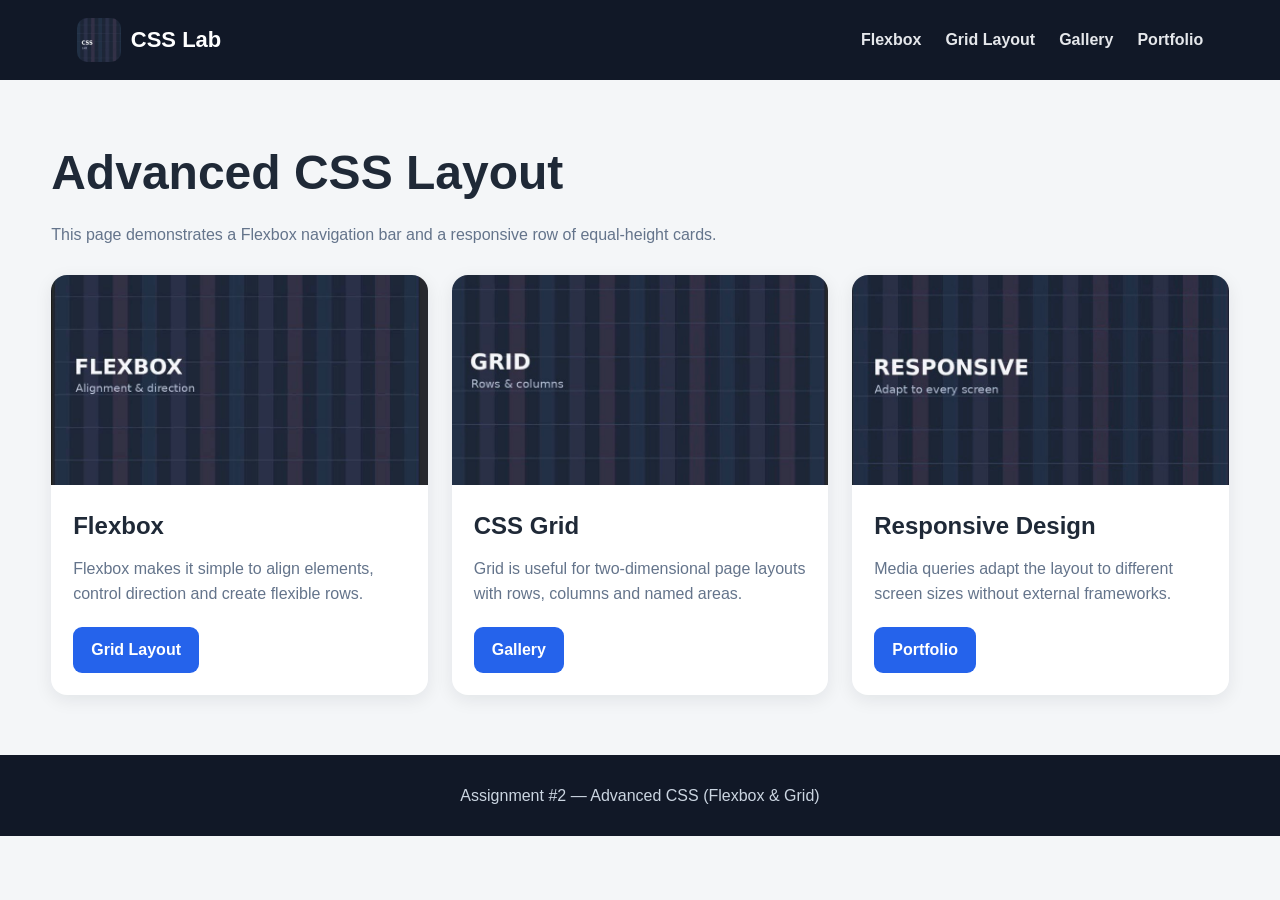
<file: index.html>
<!DOCTYPE html>
<html lang="en">
<head>
    <meta charset="UTF-8">
    <meta name="viewport" content="width=device-width, initial-scale=1.0">
    <title>Advanced CSS | Flexbox</title>
    <link rel="stylesheet" href="css/style.css">
</head>
<body>

<header class="navbar">
    <a class="logo" href="index.html">
        <img src="images/logo.png" alt="CSS Lab logo">
        <span>CSS Lab</span>
    </a>

    <nav>
        <ul class="nav-links">
            <li><a href="index.html">Flexbox</a></li>
            <li><a href="layout.html">Grid Layout</a></li>
            <li><a href="gallery.html">Gallery</a></li>
            <li><a href="portfolio.html">Portfolio</a></li>
        </ul>
    </nav>
</header>

<main class="page">
    <section class="page-title">
        <h1>Advanced CSS Layout</h1>
        <p>This page demonstrates a Flexbox navigation bar and a responsive row of equal-height cards.</p>
    </section>

    <section class="card-row">
        <article class="card">
            <img src="images/card1.jpg" alt="Flexbox">
            <div class="card-content">
                <h2>Flexbox</h2>
                <p>Flexbox makes it simple to align elements, control direction and create flexible rows.</p>
                <a class="btn" href="layout.html">Grid Layout</a>
            </div>
        </article>

        <article class="card">
            <img src="images/card2.jpg" alt="CSS Grid">
            <div class="card-content">
                <h2>CSS Grid</h2>
                <p>Grid is useful for two-dimensional page layouts with rows, columns and named areas.</p>
                <a class="btn" href="gallery.html">Gallery</a>
            </div>
        </article>

        <article class="card">
            <img src="images/card3.jpg" alt="Responsive design">
            <div class="card-content">
                <h2>Responsive Design</h2>
                <p>Media queries adapt the layout to different screen sizes without external frameworks.</p>
                <a class="btn" href="portfolio.html">Portfolio</a>
            </div>
        </article>
    </section>
</main>

<footer>
    <p>Assignment #2 — Advanced CSS (Flexbox &amp; Grid)</p>
</footer>

</body>
</html>
</file>
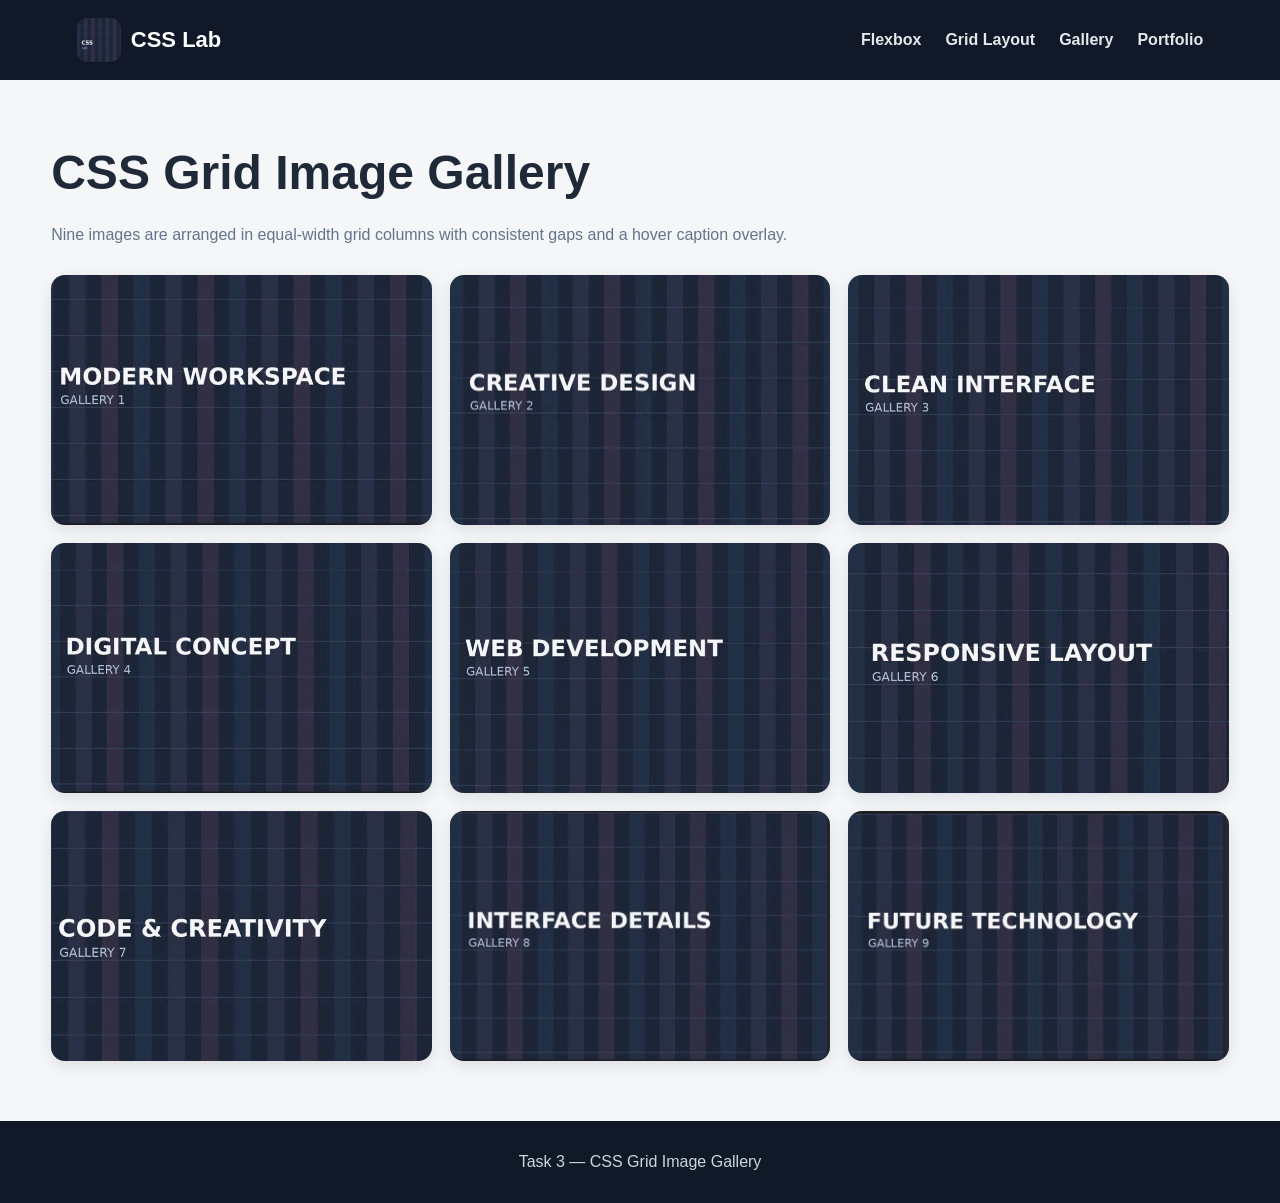
<file: gallery.html>
<!DOCTYPE html>
<html lang="en">
<head>
    <meta charset="UTF-8">
    <meta name="viewport" content="width=device-width, initial-scale=1.0">
    <title>Image Gallery | CSS Lab</title>
    <link rel="stylesheet" href="css/style.css">
</head>
<body>

<header class="navbar">
    <a class="logo" href="index.html">
        <img src="images/logo.png" alt="CSS Lab logo">
        <span>CSS Lab</span>
    </a>

    <nav>
        <ul class="nav-links">
            <li><a href="index.html">Flexbox</a></li>
            <li><a href="layout.html">Grid Layout</a></li>
            <li><a href="gallery.html">Gallery</a></li>
            <li><a href="portfolio.html">Portfolio</a></li>
        </ul>
    </nav>
</header>

<main class="page">
    <section class="page-title">
        <h1>CSS Grid Image Gallery</h1>
        <p>Nine images are arranged in equal-width grid columns with consistent gaps and a hover caption overlay.</p>
    </section>

    <section class="gallery">
        <figure class="gallery-item"><img src="images/g1.jpg" alt="Gallery image 1"><figcaption class="gallery-caption">Gallery image 1</figcaption></figure>
        <figure class="gallery-item"><img src="images/g2.jpg" alt="Gallery image 2"><figcaption class="gallery-caption">Gallery image 2</figcaption></figure>
        <figure class="gallery-item"><img src="images/g3.jpg" alt="Gallery image 3"><figcaption class="gallery-caption">Gallery image 3</figcaption></figure>
        <figure class="gallery-item"><img src="images/g4.jpg" alt="Gallery image 4"><figcaption class="gallery-caption">Gallery image 4</figcaption></figure>
        <figure class="gallery-item"><img src="images/g5.jpg" alt="Gallery image 5"><figcaption class="gallery-caption">Gallery image 5</figcaption></figure>
        <figure class="gallery-item"><img src="images/g6.jpg" alt="Gallery image 6"><figcaption class="gallery-caption">Gallery image 6</figcaption></figure>
        <figure class="gallery-item"><img src="images/g7.jpg" alt="Gallery image 7"><figcaption class="gallery-caption">Gallery image 7</figcaption></figure>
        <figure class="gallery-item"><img src="images/g8.jpg" alt="Gallery image 8"><figcaption class="gallery-caption">Gallery image 8</figcaption></figure>
        <figure class="gallery-item"><img src="images/g9.jpg" alt="Gallery image 9"><figcaption class="gallery-caption">Gallery image 9</figcaption></figure>
    </section>
</main>

<footer>
    <p>Task 3 — CSS Grid Image Gallery</p>
</footer>

</body>
</html>
</file>
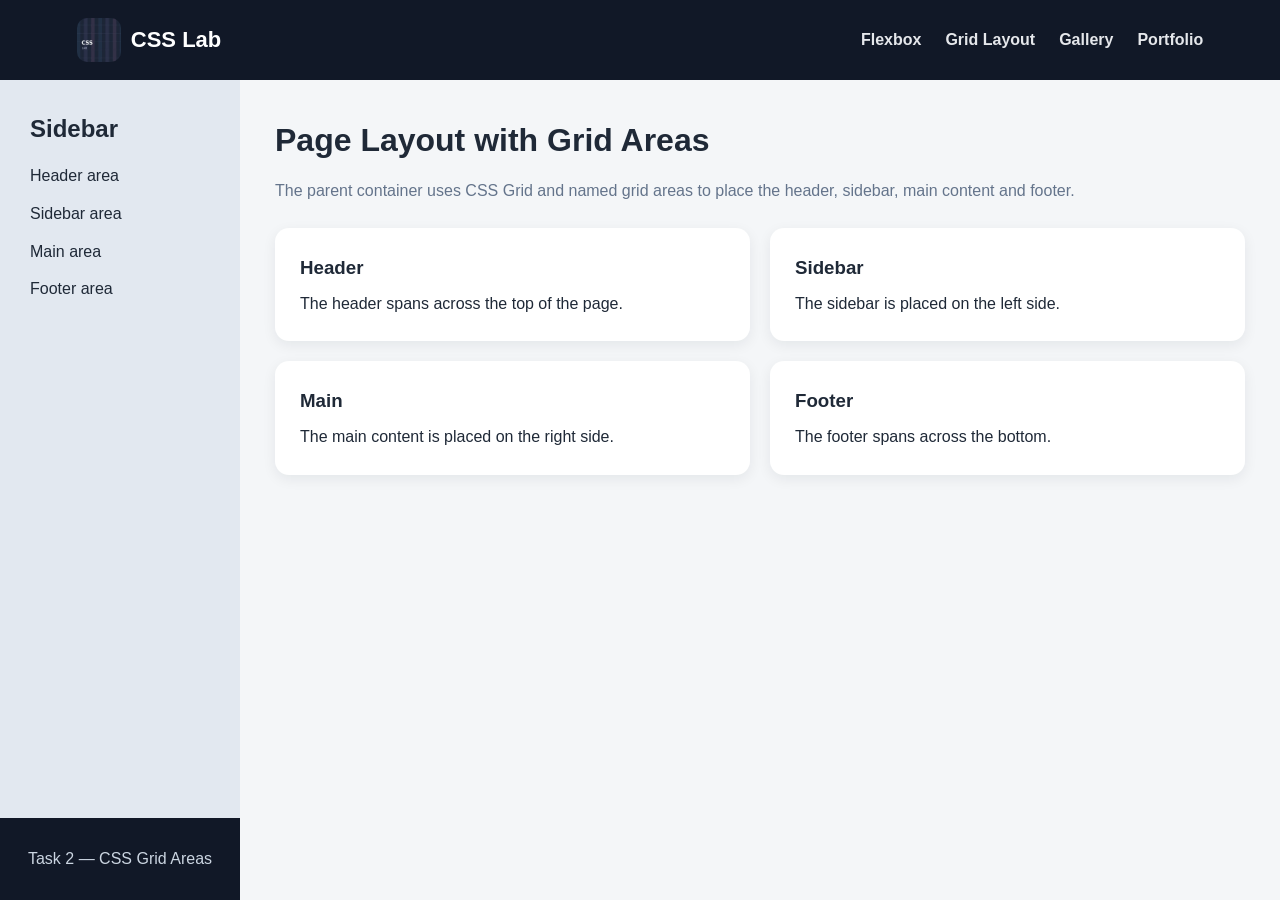
<file: layout.html>
<!DOCTYPE html>
<html lang="en">
<head>
    <meta charset="UTF-8">
    <meta name="viewport" content="width=device-width, initial-scale=1.0">
    <title>Grid Layout | CSS Lab</title>
    <link rel="stylesheet" href="css/style.css">
</head>
<body>

<div class="grid-layout">

    <div class="grid-header">
        <header class="navbar">
            <a class="logo" href="index.html">
                <img src="images/logo.png" alt="CSS Lab logo">
                <span>CSS Lab</span>
            </a>

            <nav>
                <ul class="nav-links">
                    <li><a href="index.html">Flexbox</a></li>
                    <li><a href="layout.html">Grid Layout</a></li>
                    <li><a href="gallery.html">Gallery</a></li>
                    <li><a href="portfolio.html">Portfolio</a></li>
                </ul>
            </nav>
        </header>
    </div>

    <aside class="grid-sidebar">
        <h2>Sidebar</h2>
        <ul>
            <li>Header area</li>
            <li>Sidebar area</li>
            <li>Main area</li>
            <li>Footer area</li>
        </ul>
    </aside>

    <main class="grid-main">
        <h1>Page Layout with Grid Areas</h1>
        <p>The parent container uses CSS Grid and named grid areas to place the header, sidebar, main content and footer.</p>

        <div class="content-boxes">
            <article class="content-box">
                <h3>Header</h3>
                <p>The header spans across the top of the page.</p>
            </article>

            <article class="content-box">
                <h3>Sidebar</h3>
                <p>The sidebar is placed on the left side.</p>
            </article>

            <article class="content-box">
                <h3>Main</h3>
                <p>The main content is placed on the right side.</p>
            </article>

            <article class="content-box">
                <h3>Footer</h3>
                <p>The footer spans across the bottom.</p>
            </article>
        </div>
    </main>

    <footer>
        <p>Task 2 — CSS Grid Areas</p>
    </footer>

</div>

</body>
</html>
</file>
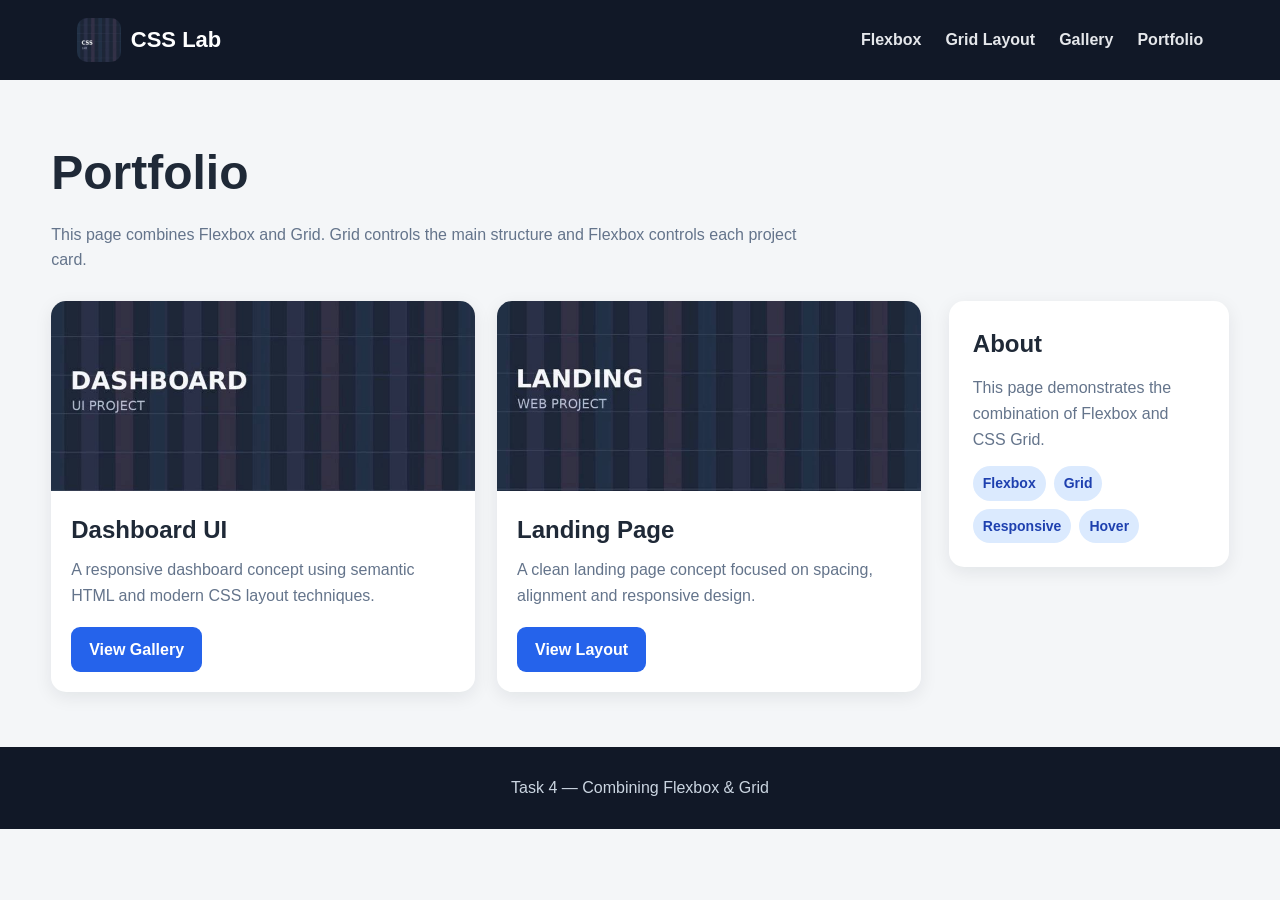
<file: portfolio.html>
<!DOCTYPE html>
<html lang="en">
<head>
    <meta charset="UTF-8">
    <meta name="viewport" content="width=device-width, initial-scale=1.0">
    <title>Portfolio | CSS Lab</title>
    <link rel="stylesheet" href="css/style.css">
</head>
<body>

<header class="navbar">
    <a class="logo" href="index.html">
        <img src="images/logo.png" alt="CSS Lab logo">
        <span>CSS Lab</span>
    </a>

    <nav>
        <ul class="nav-links">
            <li><a href="index.html">Flexbox</a></li>
            <li><a href="layout.html">Grid Layout</a></li>
            <li><a href="gallery.html">Gallery</a></li>
            <li><a href="portfolio.html">Portfolio</a></li>
        </ul>
    </nav>
</header>

<main class="page">
    <section class="page-title">
        <h1>Portfolio</h1>
        <p>This page combines Flexbox and Grid. Grid controls the main structure and Flexbox controls each project card.</p>
    </section>

    <section class="portfolio-main">

        <div class="projects">
            <article class="project-card">
                <img src="images/proj1.jpg" alt="Dashboard project">
                <div class="project-content">
                    <h2>Dashboard UI</h2>
                    <p>A responsive dashboard concept using semantic HTML and modern CSS layout techniques.</p>
                    <a class="btn" href="gallery.html">View Gallery</a>
                </div>
            </article>

            <article class="project-card">
                <img src="images/proj2.jpg" alt="Landing page project">
                <div class="project-content">
                    <h2>Landing Page</h2>
                    <p>A clean landing page concept focused on spacing, alignment and responsive design.</p>
                    <a class="btn" href="layout.html">View Layout</a>
                </div>
            </article>
        </div>

        <aside class="sidebar-card">
            <h2>About</h2>
            <p>This page demonstrates the combination of Flexbox and CSS Grid.</p>
            <ul class="skill-list">
                <li>Flexbox</li>
                <li>Grid</li>
                <li>Responsive</li>
                <li>Hover</li>
            </ul>
        </aside>

    </section>
</main>

<footer>
    <p>Task 4 — Combining Flexbox &amp; Grid</p>
</footer>

</body>
</html>
</file>
<file: css/style.css>
* {
    box-sizing: border-box;
    margin: 0;
    padding: 0;
}

body {
    font-family: Arial, Helvetica, sans-serif;
    background: #f4f6f8;
    color: #1f2937;
    line-height: 1.6;
}

a {
    text-decoration: none;
    color: inherit;
}

img {
    display: block;
    max-width: 100%;
}

.navbar {
    display: flex;
    align-items: center;
    justify-content: space-between;
    gap: 30px;
    padding: 18px 6%;
    background: #111827;
    color: white;
}

.logo {
    display: flex;
    align-items: center;
    gap: 10px;
    font-size: 22px;
    font-weight: 700;
}

.logo img {
    width: 44px;
    height: 44px;
    object-fit: cover;
    border-radius: 10px;
}

.nav-links {
    display: flex;
    align-items: center;
    gap: 24px;
    list-style: none;
    flex-wrap: wrap;
}

.nav-links a {
    color: #e5e7eb;
    font-weight: 600;
    transition: color 0.2s ease, transform 0.2s ease;
}

.nav-links a:hover {
    color: #60a5fa;
    transform: translateY(-2px);
}

.page {
    width: min(1180px, 92%);
    margin: 0 auto;
}

.page-title {
    padding: 55px 0 28px;
}

.page-title h1 {
    font-size: clamp(32px, 5vw, 48px);
    margin-bottom: 10px;
}

.page-title p {
    color: #64748b;
    max-width: 760px;
}

/* TASK 1 - FLEXBOX CARD ROW */
.card-row {
    display: flex;
    align-items: stretch;
    gap: 24px;
    margin-bottom: 60px;
}

.card {
    flex: 1 1 0;
    display: flex;
    flex-direction: column;
    background: white;
    border-radius: 16px;
    overflow: hidden;
    box-shadow: 0 5px 18px rgba(15, 23, 42, 0.08);
    transition: transform 0.25s ease, box-shadow 0.25s ease;
}

.card:hover {
    transform: translateY(-8px);
    box-shadow: 0 14px 30px rgba(15, 23, 42, 0.16);
}

.card > img {
    width: 100%;
    height: 210px;
    object-fit: cover;
}

.card-content {
    display: flex;
    flex-direction: column;
    flex: 1;
    padding: 22px;
}

.card-content h2 {
    margin-bottom: 10px;
}

.card-content p {
    color: #64748b;
    margin-bottom: 20px;
}

.btn {
    display: inline-flex;
    align-items: center;
    justify-content: center;
    align-self: flex-start;
    margin-top: auto;
    padding: 10px 18px;
    border-radius: 9px;
    background: #2563eb;
    color: white;
    font-weight: 700;
    border: 0;
    cursor: pointer;
    transition: background 0.2s ease, transform 0.2s ease;
}

.btn:hover {
    background: #1d4ed8;
    transform: translateY(-2px);
}

/* TASK 2 - GRID AREAS */
.grid-layout {
    min-height: 100vh;
    display: grid;
    grid-template-columns: 240px 1fr;
    grid-template-rows: auto 1fr auto;
    grid-template-areas:
        "header header"
        "sidebar main"
        "footer footer";
}

.grid-header {
    grid-area: header;
}

.grid-sidebar {
    grid-area: sidebar;
    padding: 30px;
    background: #e2e8f0;
}

.grid-sidebar h2 {
    margin-bottom: 15px;
}

.grid-sidebar ul {
    list-style: none;
}

.grid-sidebar li {
    margin-bottom: 12px;
}

.grid-main {
    grid-area: main;
    padding: 35px;
}

.grid-main h1 {
    margin-bottom: 12px;
}

.grid-main > p {
    color: #64748b;
    margin-bottom: 24px;
}

.content-boxes {
    display: grid;
    grid-template-columns: repeat(2, 1fr);
    gap: 20px;
}

.content-box {
    background: white;
    padding: 25px;
    border-radius: 14px;
    box-shadow: 0 4px 14px rgba(15, 23, 42, 0.07);
}

.content-box h3 {
    margin-bottom: 8px;
}

/* TASK 3 - IMAGE GALLERY */
.gallery {
    display: grid;
    grid-template-columns: repeat(3, 1fr);
    grid-auto-rows: 250px;
    gap: 18px;
    padding-bottom: 60px;
}

.gallery-item {
    position: relative;
    overflow: hidden;
    border-radius: 14px;
    background: #cbd5e1;
    box-shadow: 0 5px 16px rgba(15, 23, 42, 0.1);
}

.gallery-item img {
    width: 100%;
    height: 100%;
    object-fit: cover;
    transition: transform 0.35s ease;
}

.gallery-item:hover img {
    transform: scale(1.08);
}

.gallery-caption {
    position: absolute;
    left: 0;
    right: 0;
    bottom: 0;
    padding: 18px;
    color: white;
    font-weight: 700;
    background: linear-gradient(transparent, rgba(0, 0, 0, 0.8));
    transform: translateY(100%);
    transition: transform 0.3s ease;
}

.gallery-item:hover .gallery-caption {
    transform: translateY(0);
}

/* TASK 4 - PORTFOLIO */
.portfolio-main {
    display: grid;
    grid-template-columns: minmax(0, 1fr) 280px;
    gap: 28px;
    padding-bottom: 55px;
}

.projects {
    display: grid;
    grid-template-columns: repeat(2, minmax(0, 1fr));
    gap: 22px;
}

.project-card {
    display: flex;
    flex-direction: column;
    overflow: hidden;
    background: white;
    border-radius: 15px;
    box-shadow: 0 5px 18px rgba(15, 23, 42, 0.08);
}

.project-card > img {
    width: 100%;
    height: 190px;
    object-fit: cover;
}

.project-content {
    display: flex;
    flex-direction: column;
    flex: 1;
    padding: 20px;
}

.project-content h2 {
    margin-bottom: 8px;
}

.project-content p {
    color: #64748b;
    margin-bottom: 18px;
}

.sidebar-card {
    background: white;
    padding: 24px;
    border-radius: 15px;
    box-shadow: 0 5px 18px rgba(15, 23, 42, 0.08);
    height: fit-content;
}

.sidebar-card h2 {
    margin-bottom: 12px;
}

.sidebar-card p {
    color: #64748b;
    margin-bottom: 14px;
}

.skill-list {
    display: flex;
    flex-wrap: wrap;
    gap: 8px;
    list-style: none;
}

.skill-list li {
    padding: 6px 10px;
    border-radius: 999px;
    background: #dbeafe;
    color: #1e40af;
    font-size: 14px;
    font-weight: 700;
}

footer {
    padding: 28px 6%;
    text-align: center;
    background: #111827;
    color: #cbd5e1;
}

@media (max-width: 800px) {
    .navbar {
        flex-direction: column;
        align-items: flex-start;
    }

    .nav-links {
        justify-content: flex-start;
    }

    .card-row {
        flex-direction: column;
    }

    .grid-layout {
        grid-template-columns: 1fr;
        grid-template-areas:
            "header"
            "sidebar"
            "main"
            "footer";
    }

    .content-boxes,
    .projects {
        grid-template-columns: 1fr;
    }

    .portfolio-main {
        grid-template-columns: 1fr;
    }

    .gallery {
        grid-template-columns: repeat(2, 1fr);
    }
}

@media (max-width: 520px) {
    .page-title {
        padding-top: 35px;
    }

    .nav-links {
        gap: 14px;
        font-size: 14px;
    }

    .gallery {
        grid-template-columns: 1fr;
        grid-auto-rows: 230px;
    }

    .grid-main,
    .grid-sidebar {
        padding: 24px;
    }
}
</file>
